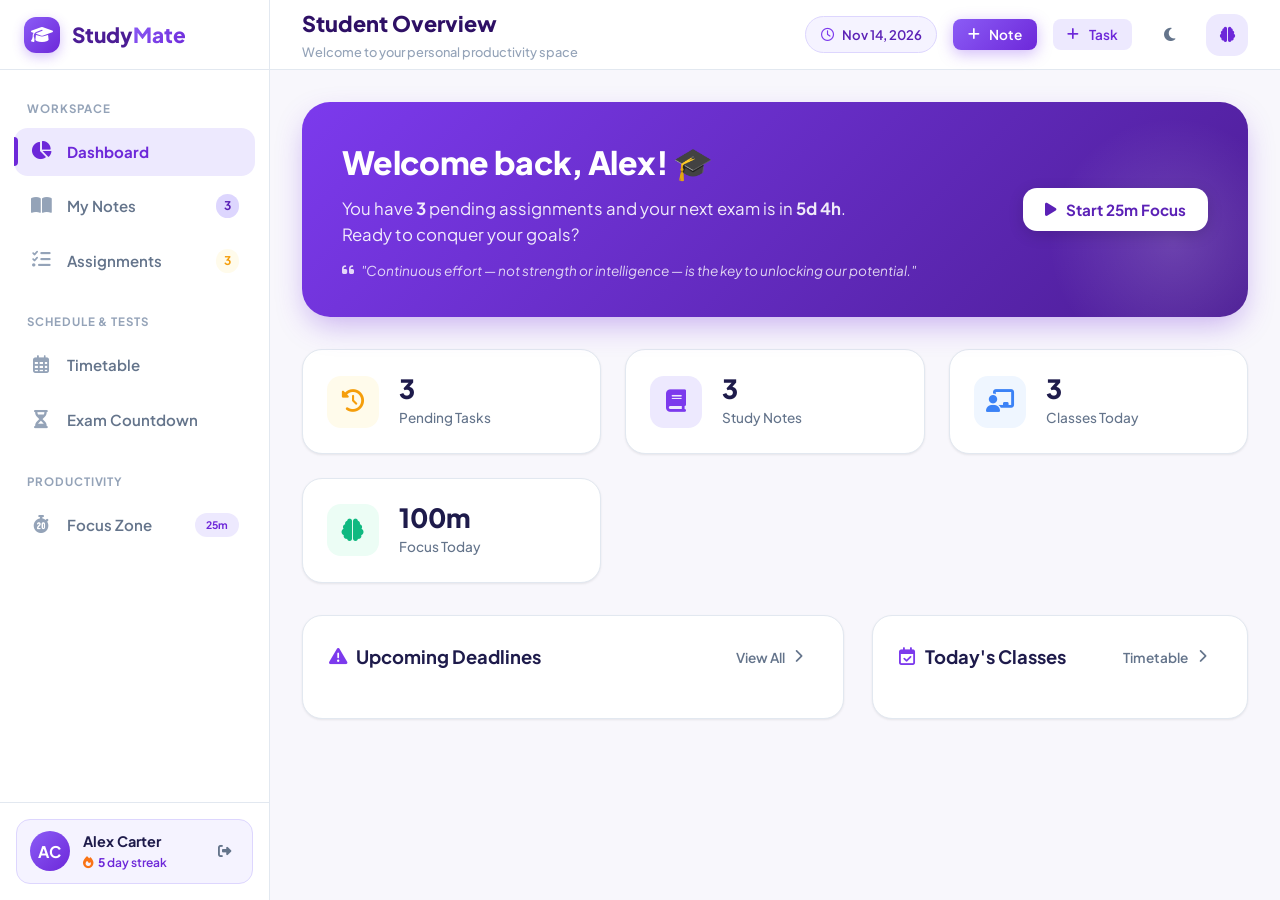
<file: dashboard.html>
<!DOCTYPE html>
<html lang="en">
<head>
  <meta charset="UTF-8">
  <meta name="viewport" content="width=device-width, initial-scale=1.0">
  <title>Student Dashboard - StudyMate</title>

  <!-- Google Fonts: Plus Jakarta Sans -->
  <link rel="preconnect" href="https://fonts.googleapis.com">
  <link rel="preconnect" href="https://fonts.gstatic.com" crossorigin>
  <link href="https://fonts.googleapis.com/css2?family=Plus+Jakarta+Sans:wght@400;500;600;700;800&display=swap" rel="stylesheet">

  <!-- Font Awesome 6 Icons -->
  <link rel="stylesheet" href="https://cdnjs.cloudflare.com/ajax/libs/font-awesome/6.5.1/css/all.min.css">

  <!-- Stylesheet -->
  <link rel="stylesheet" href="style.css">
</head>
<body class="dashboard-body">

  <!-- ==========================================================================
       SIDEBAR NAVIGATION
       ========================================================================== -->
  <aside class="sidebar" id="sidebar">
    <div class="sidebar-header">
      <a href="index.html" class="sidebar-brand">
        <div class="logo-icon">
          <i class="fa-solid fa-graduation-cap"></i>
        </div>
        <span>Study<span class="text-gradient">Mate</span></span>
      </a>
      <button class="sidebar-close-btn" id="sidebar-close-btn" aria-label="Close Sidebar">
        <i class="fa-solid fa-xmark"></i>
      </button>
    </div>

    <nav class="sidebar-menu">
      <div class="menu-category-label">Workspace</div>

      <!-- Nav 1: Overview -->
      <div class="nav-item active" data-tab="overview">
        <i class="fa-solid fa-chart-pie"></i>
        <span>Dashboard</span>
      </div>

      <!-- Nav 2: My Notes -->
      <div class="nav-item" data-tab="notes">
        <i class="fa-solid fa-book-open"></i>
        <span>My Notes</span>
        <span class="nav-badge" id="nav-notes-count">3</span>
      </div>

      <!-- Nav 3: Assignment Tracker -->
      <div class="nav-item" data-tab="assignments">
        <i class="fa-solid fa-list-check"></i>
        <span>Assignments</span>
        <span class="nav-badge" id="nav-assignments-count" style="background: var(--warning-bg); color: var(--warning);">3</span>
      </div>

      <div class="menu-category-label" style="margin-top: 0.8rem;">Schedule & Tests</div>

      <!-- Nav 4: Timetable -->
      <div class="nav-item" data-tab="timetable">
        <i class="fa-regular fa-calendar-days"></i>
        <span>Timetable</span>
      </div>

      <!-- Nav 5: Exam Countdown -->
      <div class="nav-item" data-tab="exams">
        <i class="fa-solid fa-hourglass-half"></i>
        <span>Exam Countdown</span>
      </div>

      <div class="menu-category-label" style="margin-top: 0.8rem;">Productivity</div>

      <!-- Nav 6: Focus Zone -->
      <div class="nav-item" data-tab="focus">
        <i class="fa-solid fa-stopwatch-20"></i>
        <span>Focus Zone</span>
        <span class="badge badge-purple" style="font-size: 0.65rem; margin-left: auto;">25m</span>
      </div>
    </nav>

    <!-- Sidebar Footer / Student Profile -->
    <div class="sidebar-footer">
      <div class="user-profile-card" onclick="openModal('profile-modal')" title="View Student Profile">
        <div class="user-avatar profile-avatar-initials">AC</div>
        <div class="user-info">
          <div class="user-name profile-user-name">Alex Carter</div>
          <div class="user-streak">
            <i class="fa-solid fa-fire" style="color: #f97316;"></i>
            <span><strong class="profile-streak-count">5</strong> day streak</span>
          </div>
        </div>
        <button class="note-btn" onclick="event.stopPropagation(); logoutUser();" title="Log Out">
          <i class="fa-solid fa-right-from-bracket"></i>
        </button>
      </div>
    </div>
  </aside>

  <!-- ==========================================================================
       MAIN CONTENT WRAPPER
       ========================================================================== -->
  <div class="main-wrapper">
    <!-- Topbar Header -->
    <header class="topbar">
      <div class="topbar-left">
        <button class="hamburger-btn" id="hamburger-btn" aria-label="Toggle navigation">
          <i class="fa-solid fa-bars"></i>
        </button>
        <div class="page-title-box">
          <h1 id="current-view-title">Student Overview</h1>
          <p>Welcome to your personal productivity space</p>
        </div>
      </div>

      <div class="topbar-right">
        <!-- Live Clock Pill -->
        <div class="datetime-pill">
          <i class="fa-regular fa-clock" style="color: var(--primary-600);"></i>
          <span id="live-time-display">Nov 14, 2026</span>
        </div>

        <!-- Quick Action Buttons -->
        <button class="btn btn-primary btn-sm" onclick="openAddNoteModal()">
          <i class="fa-solid fa-plus"></i> Note
        </button>
        <button class="btn btn-secondary btn-sm" onclick="openAddAssignmentModal()">
          <i class="fa-solid fa-plus"></i> Task
        </button>

        <!-- Night Study Mode Toggle -->
        <button class="btn btn-icon btn-ghost" onclick="toggleDarkMode()" title="Toggle Night Study Mode" aria-label="Dark mode">
          <i class="fa-solid fa-moon"></i>
        </button>

        <!-- Focus Zone Shortcut -->
        <button class="btn btn-icon btn-secondary" onclick="switchDashboardTab('focus')" title="Open 25-Min Focus Zone" aria-label="Focus mode">
          <i class="fa-solid fa-brain" style="color: var(--primary-700);"></i>
        </button>
      </div>
    </header>

    <!-- Main Content Area -->
    <main class="dashboard-content">

      <!-- ====================================================================
           VIEW 1: STUDENT OVERVIEW & WELCOME MESSAGE
           ==================================================================== -->
      <section class="view-section active" id="view-overview">
        <!-- Welcome Banner -->
        <div class="welcome-banner">
          <div class="welcome-text">
            <h2>Welcome back, <span class="profile-user-name">Alex</span>! 🎓</h2>
            <p>You have <strong id="stat-pending-tasks">3</strong> pending assignments and your next exam is in <strong id="stat-next-exam">5d 4h</strong>. Ready to conquer your goals?</p>
            <div class="welcome-quote">
              <i class="fa-solid fa-quote-left"></i>
              <span>"Continuous effort — not strength or intelligence — is the key to unlocking our potential."</span>
            </div>
          </div>
          <div class="welcome-actions">
            <button class="btn btn-white" onclick="switchDashboardTab('focus')">
              <i class="fa-solid fa-play"></i> Start 25m Focus
            </button>
          </div>
        </div>

        <!-- Overview Quick Stats -->
        <div class="stats-grid">
          <div class="stat-card" onclick="switchDashboardTab('assignments')" style="cursor: pointer;">
            <div class="stat-icon warning">
              <i class="fa-solid fa-clock-rotate-left"></i>
            </div>
            <div class="stat-data">
              <h4 id="stat-pending-tasks-card">3</h4>
              <p>Pending Tasks</p>
            </div>
          </div>

          <div class="stat-card" onclick="switchDashboardTab('notes')" style="cursor: pointer;">
            <div class="stat-icon purple">
              <i class="fa-solid fa-book"></i>
            </div>
            <div class="stat-data">
              <h4 id="stat-total-notes">3</h4>
              <p>Study Notes</p>
            </div>
          </div>

          <div class="stat-card" onclick="switchDashboardTab('timetable')" style="cursor: pointer;">
            <div class="stat-icon info">
              <i class="fa-solid fa-chalkboard-user"></i>
            </div>
            <div class="stat-data">
              <h4 id="stat-classes-today">3</h4>
              <p>Classes Today</p>
            </div>
          </div>

          <div class="stat-card" onclick="switchDashboardTab('focus')" style="cursor: pointer;">
            <div class="stat-icon success">
              <i class="fa-solid fa-brain"></i>
            </div>
            <div class="stat-data">
              <h4 id="stat-focus-time">100m</h4>
              <p>Focus Today</p>
            </div>
          </div>
        </div>

        <!-- Overview Two Column Panels -->
        <div class="dashboard-grid">
          <!-- Left: Urgent Deadlines -->
          <div class="dash-panel">
            <div class="panel-header">
              <div class="panel-title">
                <i class="fa-solid fa-triangle-exclamation"></i>
                <span>Upcoming Deadlines</span>
              </div>
              <button class="btn btn-ghost btn-sm" onclick="switchDashboardTab('assignments')">
                View All <i class="fa-solid fa-chevron-right"></i>
              </button>
            </div>
            <div id="overview-urgent-tasks">
              <!-- Rendered dynamically -->
            </div>
          </div>

          <!-- Right: Today's Schedule -->
          <div class="dash-panel">
            <div class="panel-header">
              <div class="panel-title">
                <i class="fa-regular fa-calendar-check"></i>
                <span>Today's Classes</span>
              </div>
              <button class="btn btn-ghost btn-sm" onclick="switchDashboardTab('timetable')">
                Timetable <i class="fa-solid fa-chevron-right"></i>
              </button>
            </div>
            <div id="overview-today-schedule">
              <!-- Rendered dynamically -->
            </div>
          </div>
        </div>
      </section>

      <!-- ====================================================================
           VIEW 2: MY NOTES SECTION
           ==================================================================== -->
      <section class="view-section" id="view-notes">
        <div class="section-toolbar">
          <div class="search-box">
            <i class="fa-solid fa-magnifying-glass"></i>
            <input type="text" id="note-search-input" class="search-input" placeholder="Search notes by title or keywords...">
          </div>

          <button class="btn btn-primary" onclick="openAddNoteModal()">
            <i class="fa-solid fa-plus"></i> New Note
          </button>
        </div>

        <!-- Category filter chips -->
        <div class="category-filter-chips" style="margin-bottom: 1.5rem;">
          <div class="filter-chip active" data-category="All">All Subjects</div>
          <div class="filter-chip" data-category="Mathematics">Mathematics</div>
          <div class="filter-chip" data-category="Computer Science">Computer Science</div>
          <div class="filter-chip" data-category="Physics">Physics</div>
          <div class="filter-chip" data-category="Chemistry">Chemistry</div>
          <div class="filter-chip" data-category="Economics">Economics</div>
        </div>

        <!-- Notes Cards Grid -->
        <div class="notes-grid" id="notes-container">
          <!-- Rendered dynamically -->
        </div>
      </section>

      <!-- ====================================================================
           VIEW 3: ASSIGNMENT TRACKER
           ==================================================================== -->
      <section class="view-section" id="view-assignments">
        <!-- Progress Summary -->
        <div class="assignment-stats-bar">
          <div class="progress-info">
            <div class="progress-label-row">
              <span style="color: var(--primary-900);">Semester Task Progress</span>
              <span id="assignments-progress-text" style="color: var(--primary-700);">0/0 (0%)</span>
            </div>
            <div class="progress-bar-bg">
              <div class="progress-bar-fill" id="assignments-progress-fill" style="width: 0%;"></div>
            </div>
          </div>

          <div style="display: flex; gap: 0.5rem; flex-wrap: wrap;">
            <button class="filter-chip assignment-filter-pill active" data-status="all">All</button>
            <button class="filter-chip assignment-filter-pill" data-status="todo">To Do</button>
            <button class="filter-chip assignment-filter-pill" data-status="inprogress">In Progress</button>
            <button class="filter-chip assignment-filter-pill" data-status="done">Completed</button>
          </div>

          <button class="btn btn-primary" onclick="openAddAssignmentModal()" style="margin-left: auto;">
            <i class="fa-solid fa-plus"></i> Add Assignment
          </button>
        </div>

        <!-- Assignments Table -->
        <div class="assignment-table-container">
          <table class="assignment-table">
            <thead>
              <tr>
                <th>Done</th>
                <th>Assignment Title</th>
                <th>Subject</th>
                <th>Priority</th>
                <th>Deadline</th>
                <th>Status</th>
                <th style="text-align: right;">Action</th>
              </tr>
            </thead>
            <tbody id="assignments-tbody">
              <!-- Rendered dynamically -->
            </tbody>
          </table>
        </div>
      </section>

      <!-- ====================================================================
           VIEW 4: WEEKLY TIMETABLE
           ==================================================================== -->
      <section class="view-section" id="view-timetable">
        <div class="section-toolbar">
          <!-- Day Tabs -->
          <div class="timetable-days-nav">
            <button class="day-tab active" data-day="Monday">Monday</button>
            <button class="day-tab" data-day="Tuesday">Tuesday</button>
            <button class="day-tab" data-day="Wednesday">Wednesday</button>
            <button class="day-tab" data-day="Thursday">Thursday</button>
            <button class="day-tab" data-day="Friday">Friday</button>
            <button class="day-tab" data-day="Saturday">Saturday</button>
            <button class="day-tab" data-day="Sunday">Sunday</button>
          </div>

          <button class="btn btn-primary" onclick="openAddClassModal()">
            <i class="fa-solid fa-plus"></i> Add Class
          </button>
        </div>

        <!-- Timetable Classes Grid -->
        <div class="timetable-grid-container" id="timetable-grid">
          <!-- Rendered dynamically -->
        </div>
      </section>

      <!-- ====================================================================
           VIEW 5: EXAM COUNTDOWN
           ==================================================================== -->
      <section class="view-section" id="view-exams">
        <div class="section-toolbar">
          <div>
            <h2 style="font-size: 1.5rem; font-weight: 800; color: var(--primary-950);">Exam Countdown & Readiness</h2>
            <p style="font-size: 0.9rem; color: var(--text-muted);">Real-time precision tickers to keep your preparation on schedule.</p>
          </div>

          <button class="btn btn-primary" onclick="openAddExamModal()">
            <i class="fa-solid fa-plus"></i> Add Exam
          </button>
        </div>

        <!-- Exams Grid -->
        <div class="exams-grid" id="exams-container">
          <!-- Rendered dynamically -->
        </div>
      </section>

      <!-- ====================================================================
           VIEW 6: FOCUS ZONE (POMODORO STUDY TIMER)
           ==================================================================== -->
      <section class="view-section" id="view-focus">
        <div class="focus-zone-layout">
          <!-- Main Timer Display -->
          <div class="focus-card-main">
            <!-- Mode Switcher -->
            <div class="focus-mode-switcher">
              <button class="mode-btn active" data-mode="pomodoro">
                <i class="fa-solid fa-brain"></i> 25m Focus
              </button>
              <button class="mode-btn" data-mode="shortBreak">
                <i class="fa-solid fa-mug-hot"></i> 5m Break
              </button>
              <button class="mode-btn" data-mode="longBreak">
                <i class="fa-solid fa-couch"></i> 15m Rest
              </button>
            </div>

            <!-- SVG Circular Progress Ring -->
            <div class="timer-circle-container">
              <svg class="timer-svg" viewBox="0 0 300 300">
                <defs>
                  <linearGradient id="purpleGradient" x1="0%" y1="0%" x2="100%" y2="100%">
                    <stop offset="0%" stop-color="#8b5cf6" />
                    <stop offset="100%" stop-color="#6d28d9" />
                  </linearGradient>
                </defs>
                <circle class="timer-circle-bg" cx="150" cy="150" r="130"></circle>
                <circle class="timer-circle-progress" id="timer-circle-progress" cx="150" cy="150" r="130"></circle>
              </svg>

              <div class="timer-center-content">
                <div class="timer-clock" id="timer-clock">25:00</div>
                <div class="timer-status-text" id="timer-status">Focus Session</div>
              </div>
            </div>

            <!-- Controls -->
            <div class="focus-controls">
              <button class="btn-timer-secondary" id="timer-reset-btn" title="Reset Timer">
                <i class="fa-solid fa-arrow-rotate-right"></i>
              </button>

              <button class="btn-timer-primary" id="timer-toggle-btn" title="Start Focus">
                <i class="fa-solid fa-play"></i>
              </button>

              <button class="btn-timer-secondary" onclick="soundEngine.playCompletionChime()" title="Test Completion Chime">
                <i class="fa-solid fa-bell"></i>
              </button>
            </div>
          </div>

          <!-- Ambient Sound & Study Info -->
          <div>
            <div class="sound-panel">
              <h3 style="font-size: 1.15rem; font-weight: 700; color: var(--text-main);">
                <i class="fa-solid fa-headphones" style="color: var(--primary-600); margin-right: 0.4rem;"></i>
                Lo-Fi Study Atmosphere
              </h3>
              <p style="font-size: 0.85rem; color: var(--text-muted); margin-top: 0.35rem;">
                Scientifically tuned ambient sound synthesized in your browser to enhance memory consolidation and block distractions.
              </p>

              <div class="sound-buttons-grid">
                <button class="sound-toggle-btn" data-sound="rain">
                  <i class="fa-solid fa-cloud-showers-heavy" style="color: #3b82f6;"></i>
                  <span>Rain Sounds</span>
                </button>
                <button class="sound-toggle-btn" data-sound="whitenoise">
                  <i class="fa-solid fa-wind" style="color: #8b5cf6;"></i>
                  <span>White Noise</span>
                </button>
                <button class="sound-toggle-btn" data-sound="binaural">
                  <i class="fa-solid fa-wave-square" style="color: #10b981;"></i>
                  <span>Alpha Beats</span>
                </button>
                <button class="sound-toggle-btn" onclick="soundEngine.stop(); document.querySelectorAll('.sound-toggle-btn').forEach(b => b.classList.remove('active')); showToast('Audio stopped');">
                  <i class="fa-solid fa-volume-xmark" style="color: var(--text-muted);"></i>
                  <span>Mute Audio</span>
                </button>
              </div>
            </div>

            <div class="dash-panel">
              <h4 style="font-size: 1.05rem; font-weight: 700; color: var(--text-main); margin-bottom: 0.6rem;">
                <i class="fa-solid fa-lightbulb" style="color: #f59e0b; margin-right: 0.4rem;"></i>
                The 25-Min Rule
              </h4>
              <p style="font-size: 0.88rem; color: var(--text-muted); line-height: 1.6;">
                1. Pick <strong>one</strong> specific topic or problem.<br>
                2. Put phone in another room or on Do Not Disturb.<br>
                3. Work with full intensity until the chime plays.<br>
                4. Take a genuine 5-minute break away from screens!
              </p>
            </div>
          </div>
        </div>
      </section>

    </main>
  </div>

  <!-- ==========================================================================
       MODALS: ADD/EDIT NOTE
       ========================================================================== -->
  <div class="modal-overlay" id="note-modal">
    <div class="modal-box">
      <button class="modal-close-btn" onclick="closeModal('note-modal')" aria-label="Close modal">
        <i class="fa-solid fa-xmark"></i>
      </button>
      <div class="modal-header-banner">
        <h3 id="note-modal-title">Create New Note</h3>
        <p>Save concepts, formulas, and lecture takeaways</p>
      </div>
      <div class="modal-body">
        <form id="note-form">
          <div class="form-group">
            <label class="form-label" for="note-title-input">Note Title</label>
            <input type="text" id="note-title-input" class="form-input" placeholder="e.g. Newton's Laws & Thermodynamics" required>
          </div>
          <div class="form-group">
            <label class="form-label" for="note-category-input">Subject / Category</label>
            <select id="note-category-input" class="form-select">
              <option value="Mathematics">Mathematics</option>
              <option value="Computer Science">Computer Science</option>
              <option value="Physics">Physics</option>
              <option value="Chemistry">Chemistry</option>
              <option value="Economics">Economics</option>
              <option value="General">General</option>
            </select>
          </div>
          <div class="form-group">
            <label class="form-label" for="note-content-input">Note Content</label>
            <textarea id="note-content-input" class="form-textarea" placeholder="Write down key points, equations, and reminders..."></textarea>
          </div>
          <div style="display: flex; gap: 0.85rem; justify-content: flex-end; margin-top: 1.5rem;">
            <button type="button" class="btn btn-outline" onclick="closeModal('note-modal')">Cancel</button>
            <button type="submit" class="btn btn-primary">Save Note</button>
          </div>
        </form>
      </div>
    </div>
  </div>

  <!-- ==========================================================================
       MODALS: ADD ASSIGNMENT
       ========================================================================== -->
  <div class="modal-overlay" id="assignment-modal">
    <div class="modal-box">
      <button class="modal-close-btn" onclick="closeModal('assignment-modal')" aria-label="Close modal">
        <i class="fa-solid fa-xmark"></i>
      </button>
      <div class="modal-header-banner">
        <h3>Add Assignment</h3>
        <p>Stay on track with deadlines and priorities</p>
      </div>
      <div class="modal-body">
        <form id="assignment-form">
          <div class="form-group">
            <label class="form-label" for="assignment-title-input">Assignment Title</label>
            <input type="text" id="assignment-title-input" class="form-input" placeholder="e.g. Distributed Systems Lab 2" required>
          </div>
          <div class="form-row-2">
            <div class="form-group">
              <label class="form-label" for="assignment-subject-input">Subject</label>
              <select id="assignment-subject-input" class="form-select">
                <option value="Computer Science">Computer Science</option>
                <option value="Mathematics">Mathematics</option>
                <option value="Physics">Physics</option>
                <option value="Chemistry">Chemistry</option>
                <option value="Economics">Economics</option>
              </select>
            </div>
            <div class="form-group">
              <label class="form-label" for="assignment-priority-input">Priority</label>
              <select id="assignment-priority-input" class="form-select">
                <option value="High">High 🔴</option>
                <option value="Medium" selected>Medium 🟡</option>
                <option value="Low">Low 🟣</option>
              </select>
            </div>
          </div>
          <div class="form-group">
            <label class="form-label" for="assignment-date-input">Deadline Date & Time</label>
            <input type="datetime-local" id="assignment-date-input" class="form-input" required>
          </div>
          <div style="display: flex; gap: 0.85rem; justify-content: flex-end; margin-top: 1.5rem;">
            <button type="button" class="btn btn-outline" onclick="closeModal('assignment-modal')">Cancel</button>
            <button type="submit" class="btn btn-primary">Add Assignment</button>
          </div>
        </form>
      </div>
    </div>
  </div>

  <!-- ==========================================================================
       MODALS: ADD TIMETABLE CLASS
       ========================================================================== -->
  <div class="modal-overlay" id="class-modal">
    <div class="modal-box">
      <button class="modal-close-btn" onclick="closeModal('class-modal')" aria-label="Close modal">
        <i class="fa-solid fa-xmark"></i>
      </button>
      <div class="modal-header-banner">
        <h3>Schedule Class</h3>
        <p>Add a lecture or laboratory session to your week</p>
      </div>
      <div class="modal-body">
        <form id="class-form">
          <div class="form-row-2">
            <div class="form-group">
              <label class="form-label" for="class-day-input">Day of Week</label>
              <select id="class-day-input" class="form-select">
                <option value="Monday">Monday</option>
                <option value="Tuesday">Tuesday</option>
                <option value="Wednesday">Wednesday</option>
                <option value="Thursday">Thursday</option>
                <option value="Friday">Friday</option>
                <option value="Saturday">Saturday</option>
                <option value="Sunday">Sunday</option>
              </select>
            </div>
            <div class="form-group">
              <label class="form-label" for="class-time-input">Time Slot</label>
              <input type="text" id="class-time-input" class="form-input" placeholder="e.g. 10:00 - 11:30" required>
            </div>
          </div>
          <div class="form-group">
            <label class="form-label" for="class-subject-input">Course / Subject Name</label>
            <input type="text" id="class-subject-input" class="form-input" placeholder="e.g. Probability & Statistics" required>
          </div>
          <div class="form-row-2">
            <div class="form-group">
              <label class="form-label" for="class-room-input">Hall / Classroom</label>
              <input type="text" id="class-room-input" class="form-input" placeholder="e.g. Science Block 105">
            </div>
            <div class="form-group">
              <label class="form-label" for="class-teacher-input">Professor / Instructor</label>
              <input type="text" id="class-teacher-input" class="form-input" placeholder="e.g. Dr. Martinez">
            </div>
          </div>
          <div style="display: flex; gap: 0.85rem; justify-content: flex-end; margin-top: 1.5rem;">
            <button type="button" class="btn btn-outline" onclick="closeModal('class-modal')">Cancel</button>
            <button type="submit" class="btn btn-primary">Schedule Class</button>
          </div>
        </form>
      </div>
    </div>
  </div>

  <!-- ==========================================================================
       MODALS: ADD EXAM COUNTDOWN
       ========================================================================== -->
  <div class="modal-overlay" id="exam-modal">
    <div class="modal-box">
      <button class="modal-close-btn" onclick="closeModal('exam-modal')" aria-label="Close modal">
        <i class="fa-solid fa-xmark"></i>
      </button>
      <div class="modal-header-banner">
        <h3>Add Exam Countdown</h3>
        <p>Set targets for midterms, quizzes, and final examinations</p>
      </div>
      <div class="modal-body">
        <form id="exam-form">
          <div class="form-group">
            <label class="form-label" for="exam-title-input">Exam Title</label>
            <input type="text" id="exam-title-input" class="form-input" placeholder="e.g. Data Science Final Examination" required>
          </div>
          <div class="form-row-2">
            <div class="form-group">
              <label class="form-label" for="exam-subject-input">Subject</label>
              <select id="exam-subject-input" class="form-select">
                <option value="Computer Science">Computer Science</option>
                <option value="Mathematics">Mathematics</option>
                <option value="Physics">Physics</option>
                <option value="Chemistry">Chemistry</option>
                <option value="Economics">Economics</option>
              </select>
            </div>
            <div class="form-group">
              <label class="form-label" for="exam-prep-input">Preparation (% Done)</label>
              <input type="number" id="exam-prep-input" class="form-input" min="0" max="100" value="50">
            </div>
          </div>
          <div class="form-group">
            <label class="form-label" for="exam-date-input">Exam Date & Time</label>
            <input type="datetime-local" id="exam-date-input" class="form-input" required>
          </div>
          <div style="display: flex; gap: 0.85rem; justify-content: flex-end; margin-top: 1.5rem;">
            <button type="button" class="btn btn-outline" onclick="closeModal('exam-modal')">Cancel</button>
            <button type="submit" class="btn btn-primary">Start Countdown</button>
          </div>
        </form>
      </div>
    </div>
  </div>

  <!-- ==========================================================================
       MODALS: STUDENT PROFILE / SETTINGS
       ========================================================================== -->
  <div class="modal-overlay" id="profile-modal">
    <div class="modal-box">
      <button class="modal-close-btn" onclick="closeModal('profile-modal')" aria-label="Close modal">
        <i class="fa-solid fa-xmark"></i>
      </button>
      <div class="modal-header-banner">
        <h3>Student Profile</h3>
        <p>Manage your StudyMate preferences</p>
      </div>
      <div class="modal-body">
        <div style="text-align: center; margin-bottom: 1.5rem;">
          <div class="user-avatar profile-avatar-initials" style="width: 70px; height: 70px; font-size: 1.7rem; margin: 0 auto 0.75rem;">AC</div>
          <h3 class="profile-user-name" style="font-size: 1.3rem; font-weight: 800;">Alex Carter</h3>
          <p style="color: var(--text-muted); font-size: 0.88rem;">Computer Science & Mathematics</p>
        </div>

        <div style="background: var(--primary-50); border-radius: var(--radius-md); padding: 1rem; border: 1px solid var(--primary-200); margin-bottom: 1.5rem;">
          <div style="display: flex; justify-content: space-between; margin-bottom: 0.5rem; font-size: 0.9rem;">
            <span style="color: var(--text-muted);">Current Streak</span>
            <span class="font-bold" style="color: var(--primary-700);">🔥 <span class="profile-streak-count">5</span> Days</span>
          </div>
          <div style="display: flex; justify-content: space-between; font-size: 0.9rem;">
            <span style="color: var(--text-muted);">Platform</span>
            <span class="font-bold" style="color: var(--primary-700);">StudyMate Web 2.0</span>
          </div>
        </div>

        <div style="display: flex; flex-direction: column; gap: 0.75rem;">
          <button class="btn btn-outline" onclick="toggleDarkMode(); closeModal('profile-modal');">
            <i class="fa-solid fa-moon"></i> Toggle Night / Light Mode
          </button>
          <button class="btn btn-secondary" onclick="logoutUser()">
            <i class="fa-solid fa-arrow-right-from-bracket"></i> Sign Out
          </button>
        </div>
      </div>
    </div>
  </div>

  <!-- Toast Container -->
  <div id="toast-container" class="toast-container"></div>

  <!-- Core Scripts -->
  <script src="script.js"></script>

  <script>
    // Check if URL hash specifies a target tab (e.g. #notes or #assignments)
    window.addEventListener("load", () => {
      const hash = window.location.hash.replace("#", "");
      const storedTab = localStorage.getItem("target_tab");
      if (hash && ["overview", "notes", "assignments", "timetable", "exams", "focus"].includes(hash)) {
        switchDashboardTab(hash);
      } else if (storedTab) {
        localStorage.removeItem("target_tab");
        switchDashboardTab(storedTab);
      }
    });
  </script>
</body>
</html>
</file>
<file: style.css>
/* ==========================================================================
   StudyMate - Modern Purple & White Student Productivity Suite
   Stylesheet: style.css
   ========================================================================== */

/* --- CSS Variables & Theme --- */
:root {
  /* Purple Palette */
  --primary-50: #f5f3ff;
  --primary-100: #ede9fe;
  --primary-200: #ddd6fe;
  --primary-300: #c4b5fd;
  --primary-400: #a78bfa;
  --primary-500: #8b5cf6;
  --primary-600: #7c3aed;
  --primary-700: #6d28d9;
  --primary-800: #5b21b6;
  --primary-900: #4c1d95;
  --primary-950: #2e1065;

  /* Accent & Functional */
  --accent-purple: #7c3aed;
  --accent-gradient: linear-gradient(135deg, #8b5cf6 0%, #6d28d9 100%);
  --accent-gradient-hover: linear-gradient(135deg, #7c3aed 0%, #5b21b6 100%);
  --hero-gradient: linear-gradient(135deg, #f5f3ff 0%, #ffffff 50%, #ede9fe 100%);
  --card-gradient: linear-gradient(145deg, #ffffff 0%, #faf8ff 100%);
  --card-glow: 0 10px 30px -10px rgba(124, 58, 237, 0.18);

  /* Status Colors */
  --success: #10b981;
  --success-bg: #ecfdf5;
  --warning: #f59e0b;
  --warning-bg: #fffbeb;
  --danger: #ef4444;
  --danger-bg: #fef2f2;
  --info: #3b82f6;
  --info-bg: #eff6ff;

  /* Neutrals */
  --bg-page: #f8f7fc;
  --bg-surface: #ffffff;
  --bg-elevated: #ffffff;
  --text-main: #1e1b4b;
  --text-muted: #64748b;
  --text-light: #94a3b8;
  --border-color: #e2e8f0;
  --border-focus: #a78bfa;

  /* Layout & Sizing */
  --sidebar-width: 270px;
  --sidebar-collapsed-width: 80px;
  --header-height: 70px;
  --radius-sm: 8px;
  --radius-md: 14px;
  --radius-lg: 20px;
  --radius-xl: 28px;
  --radius-full: 9999px;

  /* Shadows */
  --shadow-sm: 0 1px 3px rgba(0, 0, 0, 0.05), 0 1px 2px rgba(0, 0, 0, 0.03);
  --shadow-md: 0 4px 12px -2px rgba(91, 33, 182, 0.08), 0 2px 6px -1px rgba(0, 0, 0, 0.04);
  --shadow-lg: 0 12px 24px -4px rgba(91, 33, 182, 0.12), 0 4px 8px -2px rgba(0, 0, 0, 0.04);
  --shadow-xl: 0 20px 35px -5px rgba(91, 33, 182, 0.18), 0 8px 12px -3px rgba(0, 0, 0, 0.06);

  /* Transitions */
  --transition-fast: 0.18s ease;
  --transition-normal: 0.28s cubic-bezier(0.4, 0, 0.2, 1);
  --transition-spring: 0.4s cubic-bezier(0.175, 0.885, 0.32, 1.275);
}

/* Dark Mode / Night Study Theme */
body.dark-mode {
  --bg-page: #0f0c1b;
  --bg-surface: #171329;
  --bg-elevated: #201b38;
  --text-main: #f3f0ff;
  --text-muted: #a5b4fc;
  --text-light: #6b7280;
  --border-color: #2b254a;
  --border-focus: #8b5cf6;
  --card-gradient: linear-gradient(145deg, #19142e 0%, #151128 100%);
  --card-glow: 0 10px 30px -10px rgba(139, 92, 246, 0.25);
  --primary-50: #1e1938;
  --primary-100: #29204e;
}

/* --- Base & Reset --- */
*, *::before, *::after {
  box-sizing: border-box;
  margin: 0;
  padding: 0;
}

html {
  scroll-behavior: smooth;
  font-size: 16px;
}

body {
  font-family: 'Plus Jakarta Sans', system-ui, -apple-system, BlinkMacSystemFont, 'Segoe UI', Roboto, sans-serif;
  background-color: var(--bg-page);
  color: var(--text-main);
  line-height: 1.6;
  -webkit-font-smoothing: antialiased;
  -moz-osx-font-smoothing: grayscale;
  min-height: 100vh;
  overflow-x: hidden;
  transition: background-color var(--transition-normal), color var(--transition-normal);
}

a {
  color: var(--primary-600);
  text-decoration: none;
  transition: color var(--transition-fast);
}

a:hover {
  color: var(--primary-800);
}

button, input, select, textarea {
  font-family: inherit;
  font-size: inherit;
  color: inherit;
}

button {
  cursor: pointer;
  border: none;
  background: none;
  outline: none;
}

ul {
  list-style: none;
}

img {
  max-width: 100%;
  height: auto;
  display: block;
}

/* --- Typography Helpers --- */
.text-gradient {
  background: var(--accent-gradient);
  -webkit-background-clip: text;
  -webkit-text-fill-color: transparent;
}

.text-sm { font-size: 0.875rem; }
.text-xs { font-size: 0.75rem; }
.text-lg { font-size: 1.125rem; }
.text-xl { font-size: 1.25rem; }
.font-semibold { font-weight: 600; }
.font-bold { font-weight: 700; }
.font-extrabold { font-weight: 800; }

/* ==========================================================================
   Buttons & UI Elements
   ========================================================================== */
.btn {
  display: inline-flex;
  align-items: center;
  justify-content: center;
  gap: 0.6rem;
  padding: 0.75rem 1.4rem;
  border-radius: var(--radius-md);
  font-weight: 600;
  font-size: 0.95rem;
  transition: all var(--transition-normal);
  white-space: nowrap;
  user-select: none;
}

.btn:active {
  transform: scale(0.98);
}

.btn-primary {
  background: var(--accent-gradient);
  color: #ffffff;
  box-shadow: 0 4px 15px rgba(124, 58, 237, 0.35);
}

.btn-primary:hover {
  background: var(--accent-gradient-hover);
  box-shadow: 0 6px 20px rgba(109, 40, 217, 0.45);
  transform: translateY(-2px);
  color: #ffffff;
}

.btn-secondary {
  background: var(--primary-100);
  color: var(--primary-700);
}

.btn-secondary:hover {
  background: var(--primary-200);
  color: var(--primary-800);
}

.btn-outline {
  background: transparent;
  color: var(--primary-700);
  border: 1.5px solid var(--primary-300);
}

.btn-outline:hover {
  background: var(--primary-50);
  border-color: var(--primary-600);
  color: var(--primary-700);
}

.btn-ghost {
  color: var(--text-muted);
}

.btn-ghost:hover {
  color: var(--primary-600);
  background: var(--primary-50);
}

.btn-sm {
  padding: 0.45rem 0.9rem;
  font-size: 0.85rem;
  border-radius: var(--radius-sm);
}

.btn-lg {
  padding: 0.9rem 2rem;
  font-size: 1.05rem;
  border-radius: var(--radius-md);
}

.btn-icon {
  width: 42px;
  height: 42px;
  padding: 0;
  border-radius: var(--radius-md);
  display: inline-flex;
  align-items: center;
  justify-content: center;
}

.badge {
  display: inline-flex;
  align-items: center;
  gap: 0.35rem;
  padding: 0.25rem 0.65rem;
  border-radius: var(--radius-full);
  font-size: 0.75rem;
  font-weight: 700;
  letter-spacing: 0.02em;
}

.badge-purple { background: var(--primary-100); color: var(--primary-700); }
.badge-success { background: var(--success-bg); color: var(--success); }
.badge-warning { background: var(--warning-bg); color: var(--warning); }
.badge-danger { background: var(--danger-bg); color: var(--danger); }
.badge-info { background: var(--info-bg); color: var(--info); }

/* ==========================================================================
   LANDING PAGE (index.html) STYLES
   ========================================================================== */
.landing-nav {
  position: fixed;
  top: 0;
  left: 0;
  right: 0;
  height: 75px;
  background: rgba(255, 255, 255, 0.85);
  backdrop-filter: blur(14px);
  -webkit-backdrop-filter: blur(14px);
  border-bottom: 1px solid rgba(226, 232, 240, 0.8);
  z-index: 1000;
  display: flex;
  align-items: center;
  transition: all var(--transition-normal);
}

.landing-nav.scrolled {
  box-shadow: var(--shadow-md);
  height: 68px;
}

.nav-container {
  max-width: 1240px;
  margin: 0 auto;
  width: 100%;
  padding: 0 1.5rem;
  display: flex;
  align-items: center;
  justify-content: space-between;
}

.logo {
  display: flex;
  align-items: center;
  gap: 0.75rem;
  font-size: 1.45rem;
  font-weight: 800;
  color: var(--primary-900);
}

.logo-icon {
  width: 40px;
  height: 40px;
  border-radius: 12px;
  background: var(--accent-gradient);
  display: flex;
  align-items: center;
  justify-content: center;
  color: #ffffff;
  font-size: 1.2rem;
  box-shadow: 0 4px 12px rgba(124, 58, 237, 0.3);
}

.nav-menu {
  display: flex;
  align-items: center;
  gap: 2rem;
}

.nav-link {
  font-weight: 600;
  color: var(--text-muted);
  font-size: 0.95rem;
  transition: color var(--transition-fast);
}

.nav-link:hover {
  color: var(--primary-600);
}

.nav-actions {
  display: flex;
  align-items: center;
  gap: 1rem;
}

.menu-toggle {
  display: none;
  font-size: 1.35rem;
  color: var(--text-main);
}

/* Hero Section */
.hero-section {
  padding: 150px 1.5rem 80px;
  background: radial-gradient(circle at 80% 20%, rgba(221, 214, 254, 0.45) 0%, transparent 60%),
              radial-gradient(circle at 10% 70%, rgba(237, 233, 254, 0.5) 0%, transparent 50%),
              #ffffff;
  position: relative;
  overflow: hidden;
}

.hero-glow-1 {
  position: absolute;
  top: 10%;
  right: 5%;
  width: 450px;
  height: 450px;
  background: rgba(139, 92, 246, 0.15);
  filter: blur(90px);
  border-radius: 50%;
  pointer-events: none;
}

.hero-glow-2 {
  position: absolute;
  bottom: 5%;
  left: 0%;
  width: 350px;
  height: 350px;
  background: rgba(124, 58, 237, 0.12);
  filter: blur(80px);
  border-radius: 50%;
  pointer-events: none;
}

.hero-container {
  max-width: 1200px;
  margin: 0 auto;
  display: grid;
  grid-template-columns: 1.15fr 0.85fr;
  gap: 3.5rem;
  align-items: center;
  position: relative;
  z-index: 2;
}

.hero-content {
  display: flex;
  flex-direction: column;
  gap: 1.5rem;
}

.hero-tag {
  display: inline-flex;
  align-items: center;
  gap: 0.5rem;
  padding: 0.4rem 1rem;
  background: var(--primary-100);
  color: var(--primary-700);
  border-radius: var(--radius-full);
  font-size: 0.85rem;
  font-weight: 700;
  width: fit-content;
  border: 1px solid var(--primary-200);
}

.hero-title {
  font-size: 3.4rem;
  line-height: 1.15;
  font-weight: 800;
  letter-spacing: -0.03em;
  color: var(--primary-950);
}

.hero-desc {
  font-size: 1.15rem;
  color: var(--text-muted);
  line-height: 1.7;
  max-width: 540px;
}

.hero-buttons {
  display: flex;
  align-items: center;
  gap: 1.2rem;
  margin-top: 0.5rem;
  flex-wrap: wrap;
}

.hero-stats {
  display: flex;
  align-items: center;
  gap: 2.5rem;
  margin-top: 1.5rem;
  padding-top: 1.5rem;
  border-top: 1px solid var(--border-color);
}

.stat-item h3 {
  font-size: 1.75rem;
  font-weight: 800;
  color: var(--primary-700);
}

.stat-item p {
  font-size: 0.85rem;
  color: var(--text-muted);
  font-weight: 500;
}

/* Hero Interactive Mockup */
.hero-visual {
  position: relative;
}

.hero-card-stack {
  background: rgba(255, 255, 255, 0.9);
  backdrop-filter: blur(16px);
  border: 1px solid rgba(221, 214, 254, 0.6);
  border-radius: var(--radius-xl);
  padding: 1.8rem;
  box-shadow: var(--shadow-xl), 0 0 0 1px rgba(124, 58, 237, 0.05);
  position: relative;
}

.hero-mini-header {
  display: flex;
  align-items: center;
  justify-content: space-between;
  margin-bottom: 1.25rem;
  padding-bottom: 0.75rem;
  border-bottom: 1px solid var(--primary-100);
}

.hero-avatar-group {
  display: flex;
  align-items: center;
  gap: 0.65rem;
}

.hero-avatar {
  width: 38px;
  height: 38px;
  border-radius: 50%;
  background: var(--accent-gradient);
  display: flex;
  align-items: center;
  justify-content: center;
  color: #fff;
  font-weight: 700;
  font-size: 0.9rem;
}

.hero-timer-preview {
  background: var(--primary-50);
  border: 1px solid var(--primary-200);
  border-radius: var(--radius-lg);
  padding: 1.2rem;
  text-align: center;
  margin-bottom: 1.25rem;
}

.hero-timer-time {
  font-size: 2.6rem;
  font-weight: 800;
  color: var(--primary-800);
  letter-spacing: -0.03em;
  font-variant-numeric: tabular-nums;
}

.hero-task-row {
  display: flex;
  align-items: center;
  justify-content: space-between;
  background: #ffffff;
  padding: 0.85rem 1rem;
  border-radius: var(--radius-md);
  margin-bottom: 0.65rem;
  box-shadow: var(--shadow-sm);
  border: 1px solid var(--border-color);
  transition: transform var(--transition-fast);
}

.hero-task-row:hover {
  transform: translateX(4px);
  border-color: var(--primary-300);
}

.floating-pill {
  position: absolute;
  background: #ffffff;
  border: 1px solid var(--primary-200);
  box-shadow: var(--shadow-lg);
  padding: 0.65rem 1.1rem;
  border-radius: var(--radius-full);
  display: flex;
  align-items: center;
  gap: 0.65rem;
  font-size: 0.85rem;
  font-weight: 700;
  color: var(--primary-900);
  animation: float 4s ease-in-out infinite;
  z-index: 3;
}

.floating-pill-1 {
  top: -15px;
  right: -10px;
  animation-delay: 0s;
}

.floating-pill-2 {
  bottom: -20px;
  left: -15px;
  animation-delay: 2s;
}

@keyframes float {
  0%, 100% { transform: translateY(0px); }
  50% { transform: translateY(-8px); }
}

/* Features Section */
.features-section {
  padding: 100px 1.5rem;
  max-width: 1240px;
  margin: 0 auto;
}

.section-header {
  text-align: center;
  max-width: 680px;
  margin: 0 auto 3.5rem;
}

.section-title {
  font-size: 2.4rem;
  font-weight: 800;
  letter-spacing: -0.02em;
  color: var(--primary-950);
  margin-bottom: 0.85rem;
}

.section-desc {
  font-size: 1.05rem;
  color: var(--text-muted);
}

.feature-grid {
  display: grid;
  grid-template-columns: repeat(auto-fit, minmax(320px, 1fr));
  gap: 1.75rem;
}

.feature-card {
  background: var(--bg-surface);
  border: 1px solid var(--border-color);
  border-radius: var(--radius-lg);
  padding: 2rem;
  transition: all var(--transition-normal);
  position: relative;
  overflow: hidden;
}

.feature-card::before {
  content: '';
  position: absolute;
  top: 0;
  left: 0;
  right: 0;
  height: 4px;
  background: var(--accent-gradient);
  opacity: 0;
  transition: opacity var(--transition-normal);
}

.feature-card:hover {
  transform: translateY(-6px);
  box-shadow: var(--shadow-xl);
  border-color: var(--primary-200);
}

.feature-card:hover::before {
  opacity: 1;
}

.feature-icon-wrapper {
  width: 56px;
  height: 56px;
  border-radius: 16px;
  background: var(--primary-100);
  display: flex;
  align-items: center;
  justify-content: center;
  color: var(--primary-600);
  font-size: 1.5rem;
  margin-bottom: 1.4rem;
  transition: all var(--transition-normal);
}

.feature-card:hover .feature-icon-wrapper {
  background: var(--accent-gradient);
  color: #ffffff;
  transform: rotate(5deg) scale(1.05);
}

.feature-card h3 {
  font-size: 1.25rem;
  font-weight: 700;
  margin-bottom: 0.65rem;
  color: var(--text-main);
}

.feature-card p {
  color: var(--text-muted);
  font-size: 0.95rem;
  line-height: 1.6;
}

/* Feature Preview Section */
.preview-section {
  padding: 80px 1.5rem 110px;
  background: linear-gradient(180deg, #ffffff 0%, var(--primary-50) 100%);
}

.preview-container {
  max-width: 1100px;
  margin: 0 auto;
  background: #ffffff;
  border-radius: var(--radius-xl);
  border: 1px solid var(--primary-200);
  box-shadow: var(--shadow-xl);
  overflow: hidden;
}

.preview-browser-bar {
  background: var(--primary-100);
  padding: 0.85rem 1.25rem;
  display: flex;
  align-items: center;
  gap: 1rem;
  border-bottom: 1px solid var(--primary-200);
}

.browser-dots {
  display: flex;
  gap: 0.4rem;
}

.browser-dot {
  width: 11px;
  height: 11px;
  border-radius: 50%;
  background: #cbd5e1;
}

.browser-dot.red { background: #f87171; }
.browser-dot.yellow { background: #fbbf24; }
.browser-dot.green { background: #34d399; }

.browser-url {
  background: #ffffff;
  padding: 0.25rem 1rem;
  border-radius: var(--radius-full);
  font-size: 0.8rem;
  color: var(--text-muted);
  flex: 1;
  max-width: 420px;
  border: 1px solid var(--border-color);
}

.preview-content-grid {
  display: grid;
  grid-template-columns: 1fr 1fr;
  padding: 2.5rem;
  gap: 2rem;
}

/* CTA Banner */
.cta-section {
  padding: 90px 1.5rem;
  background: var(--accent-gradient);
  color: #ffffff;
  text-align: center;
  position: relative;
  overflow: hidden;
}

.cta-container {
  max-width: 800px;
  margin: 0 auto;
  position: relative;
  z-index: 2;
}

.cta-title {
  font-size: 2.8rem;
  font-weight: 800;
  margin-bottom: 1rem;
  line-height: 1.2;
}

.cta-desc {
  font-size: 1.15rem;
  opacity: 0.9;
  margin-bottom: 2rem;
}

.btn-white {
  background: #ffffff;
  color: var(--primary-800);
  font-weight: 700;
  box-shadow: 0 4px 15px rgba(0, 0, 0, 0.15);
}

.btn-white:hover {
  background: #f8f7fc;
  color: var(--primary-900);
  transform: translateY(-2px);
}

/* Footer */
.landing-footer {
  background: #ffffff;
  border-top: 1px solid var(--border-color);
  padding: 60px 1.5rem 30px;
}

.footer-container {
  max-width: 1200px;
  margin: 0 auto;
  display: grid;
  grid-template-columns: 2fr 1fr 1fr 1fr;
  gap: 3rem;
  margin-bottom: 3rem;
}

.footer-brand p {
  color: var(--text-muted);
  font-size: 0.92rem;
  margin-top: 0.8rem;
  max-width: 320px;
}

.footer-col h4 {
  font-size: 1rem;
  font-weight: 700;
  margin-bottom: 1.2rem;
  color: var(--primary-900);
}

.footer-links {
  display: flex;
  flex-direction: column;
  gap: 0.75rem;
}

.footer-links a {
  color: var(--text-muted);
  font-size: 0.9rem;
}

.footer-links a:hover {
  color: var(--primary-600);
}

.footer-bottom {
  max-width: 1200px;
  margin: 0 auto;
  padding-top: 1.5rem;
  border-top: 1px solid var(--border-color);
  display: flex;
  align-items: center;
  justify-content: space-between;
  color: var(--text-light);
  font-size: 0.875rem;
}

/* ==========================================================================
   DASHBOARD LAYOUT (dashboard.html)
   ========================================================================== */
.dashboard-body {
  background: var(--bg-page);
  min-height: 100vh;
  display: flex;
}

/* Sidebar */
.sidebar {
  width: var(--sidebar-width);
  background: var(--bg-surface);
  border-right: 1px solid var(--border-color);
  display: flex;
  flex-direction: column;
  position: fixed;
  top: 0;
  bottom: 0;
  left: 0;
  z-index: 100;
  transition: transform var(--transition-normal), width var(--transition-normal);
}

.sidebar-header {
  height: var(--header-height);
  padding: 0 1.5rem;
  display: flex;
  align-items: center;
  justify-content: space-between;
  border-bottom: 1px solid var(--border-color);
}

.sidebar-brand {
  display: flex;
  align-items: center;
  gap: 0.75rem;
  font-size: 1.3rem;
  font-weight: 800;
  color: var(--primary-900);
}

.sidebar-brand .logo-icon {
  width: 36px;
  height: 36px;
  font-size: 1.1rem;
}

.sidebar-close-btn {
  display: none;
  font-size: 1.25rem;
  color: var(--text-muted);
}

.sidebar-menu {
  flex: 1;
  overflow-y: auto;
  padding: 1.25rem 0.9rem;
  display: flex;
  flex-direction: column;
  gap: 0.4rem;
}

.menu-category-label {
  font-size: 0.72rem;
  font-weight: 700;
  text-transform: uppercase;
  letter-spacing: 0.08em;
  color: var(--text-light);
  padding: 0.6rem 0.8rem 0.2rem;
}

.nav-item {
  display: flex;
  align-items: center;
  gap: 0.9rem;
  padding: 0.75rem 1rem;
  border-radius: var(--radius-md);
  font-weight: 600;
  font-size: 0.94rem;
  color: var(--text-muted);
  transition: all var(--transition-fast);
  position: relative;
  user-select: none;
  cursor: pointer;
}

.nav-item i {
  font-size: 1.15rem;
  width: 22px;
  text-align: center;
  color: var(--text-light);
  transition: color var(--transition-fast);
}

.nav-item:hover {
  background: var(--primary-50);
  color: var(--primary-700);
}

.nav-item:hover i {
  color: var(--primary-600);
}

.nav-item.active {
  background: var(--primary-100);
  color: var(--primary-700);
  font-weight: 700;
}

.nav-item.active i {
  color: var(--primary-700);
}

.nav-item.active::before {
  content: '';
  position: absolute;
  left: 0;
  top: 20%;
  bottom: 20%;
  width: 4px;
  background: var(--primary-700);
  border-radius: 0 4px 4px 0;
}

.nav-item .nav-badge {
  margin-left: auto;
  font-size: 0.75rem;
  padding: 0.15rem 0.5rem;
  border-radius: var(--radius-full);
  background: var(--primary-200);
  color: var(--primary-800);
  font-weight: 700;
}

/* Sidebar Footer / User Profile */
.sidebar-footer {
  padding: 1rem;
  border-top: 1px solid var(--border-color);
  background: var(--bg-surface);
}

.user-profile-card {
  display: flex;
  align-items: center;
  gap: 0.85rem;
  padding: 0.65rem 0.8rem;
  border-radius: var(--radius-md);
  background: var(--primary-50);
  border: 1px solid var(--primary-200);
  transition: background var(--transition-fast);
  cursor: pointer;
}

.user-profile-card:hover {
  background: var(--primary-100);
}

.user-avatar {
  width: 40px;
  height: 40px;
  border-radius: 50%;
  background: var(--accent-gradient);
  display: flex;
  align-items: center;
  justify-content: center;
  color: #fff;
  font-weight: 700;
  font-size: 1rem;
  flex-shrink: 0;
}

.user-info {
  flex: 1;
  min-width: 0;
}

.user-name {
  font-size: 0.9rem;
  font-weight: 700;
  color: var(--text-main);
  white-space: nowrap;
  overflow: hidden;
  text-overflow: ellipsis;
}

.user-streak {
  font-size: 0.75rem;
  color: var(--primary-700);
  font-weight: 600;
  display: flex;
  align-items: center;
  gap: 0.25rem;
}

/* Main Dashboard Area */
.main-wrapper {
  flex: 1;
  margin-left: var(--sidebar-width);
  min-height: 100vh;
  display: flex;
  flex-direction: column;
  transition: margin-left var(--transition-normal);
}

/* Top App Bar */
.topbar {
  height: var(--header-height);
  background: var(--bg-surface);
  border-bottom: 1px solid var(--border-color);
  padding: 0 2rem;
  display: flex;
  align-items: center;
  justify-content: space-between;
  position: sticky;
  top: 0;
  z-index: 90;
  backdrop-filter: blur(10px);
}

.topbar-left {
  display: flex;
  align-items: center;
  gap: 1.25rem;
}

.hamburger-btn {
  display: none;
  font-size: 1.25rem;
  color: var(--text-muted);
}

.page-title-box h1 {
  font-size: 1.35rem;
  font-weight: 800;
  color: var(--primary-950);
}

.page-title-box p {
  font-size: 0.8rem;
  color: var(--text-light);
  font-weight: 500;
}

.topbar-right {
  display: flex;
  align-items: center;
  gap: 1rem;
}

.datetime-pill {
  display: flex;
  align-items: center;
  gap: 0.5rem;
  background: var(--primary-50);
  border: 1px solid var(--primary-200);
  padding: 0.45rem 0.9rem;
  border-radius: var(--radius-full);
  font-size: 0.82rem;
  font-weight: 600;
  color: var(--primary-800);
}

/* Content Container */
.dashboard-content {
  flex: 1;
  padding: 2rem;
  max-width: 1400px;
  width: 100%;
  margin: 0 auto;
}

/* Dashboard Views (Tabbed Views) */
.view-section {
  display: none;
  animation: fadeIn 0.3s ease;
}

.view-section.active {
  display: block;
}

@keyframes fadeIn {
  from { opacity: 0; transform: translateY(6px); }
  to { opacity: 1; transform: translateY(0); }
}

/* ==========================================================================
   FEATURE 2: STUDENT DASHBOARD & WELCOME BANNER
   ========================================================================== */
.welcome-banner {
  background: linear-gradient(135deg, #7c3aed 0%, #4c1d95 100%);
  border-radius: var(--radius-xl);
  padding: 2.2rem 2.5rem;
  color: #ffffff;
  display: flex;
  align-items: center;
  justify-content: space-between;
  margin-bottom: 2rem;
  position: relative;
  overflow: hidden;
  box-shadow: 0 12px 30px -5px rgba(109, 40, 217, 0.35);
}

.welcome-banner::after {
  content: '';
  position: absolute;
  right: -50px;
  bottom: -50px;
  width: 250px;
  height: 250px;
  background: radial-gradient(circle, rgba(255, 255, 255, 0.15) 0%, transparent 70%);
  border-radius: 50%;
  pointer-events: none;
}

.welcome-text h2 {
  font-size: 2rem;
  font-weight: 800;
  letter-spacing: -0.02em;
  margin-bottom: 0.5rem;
}

.welcome-text p {
  font-size: 1.05rem;
  opacity: 0.9;
  max-width: 550px;
  line-height: 1.5;
}

.welcome-quote {
  font-style: italic;
  font-size: 0.85rem;
  margin-top: 0.85rem;
  opacity: 0.8;
  display: flex;
  align-items: center;
  gap: 0.4rem;
}

.welcome-actions {
  display: flex;
  gap: 0.85rem;
  z-index: 2;
}

/* Stats Overview Cards */
.stats-grid {
  display: grid;
  grid-template-columns: repeat(auto-fit, minmax(220px, 1fr));
  gap: 1.5rem;
  margin-bottom: 2rem;
}

.stat-card {
  background: var(--bg-surface);
  border-radius: var(--radius-lg);
  padding: 1.5rem;
  border: 1px solid var(--border-color);
  box-shadow: var(--shadow-sm);
  display: flex;
  align-items: center;
  gap: 1.25rem;
  transition: all var(--transition-normal);
}

.stat-card:hover {
  transform: translateY(-4px);
  box-shadow: var(--shadow-md);
  border-color: var(--primary-300);
}

.stat-icon {
  width: 52px;
  height: 52px;
  border-radius: var(--radius-md);
  display: flex;
  align-items: center;
  justify-content: center;
  font-size: 1.4rem;
}

.stat-icon.purple { background: var(--primary-100); color: var(--primary-600); }
.stat-icon.warning { background: var(--warning-bg); color: var(--warning); }
.stat-icon.success { background: var(--success-bg); color: var(--success); }
.stat-icon.info { background: var(--info-bg); color: var(--info); }

.stat-data h4 {
  font-size: 1.65rem;
  font-weight: 800;
  color: var(--text-main);
  line-height: 1.1;
}

.stat-data p {
  font-size: 0.85rem;
  color: var(--text-muted);
  font-weight: 500;
  margin-top: 0.25rem;
}

/* Dashboard Quick Layout (Two Columns) */
.dashboard-grid {
  display: grid;
  grid-template-columns: 1.3fr 0.9fr;
  gap: 1.75rem;
}

.dash-panel {
  background: var(--bg-surface);
  border-radius: var(--radius-lg);
  border: 1px solid var(--border-color);
  padding: 1.6rem;
  box-shadow: var(--shadow-sm);
  margin-bottom: 1.75rem;
}

.panel-header {
  display: flex;
  align-items: center;
  justify-content: space-between;
  margin-bottom: 1.25rem;
}

.panel-title {
  font-size: 1.15rem;
  font-weight: 700;
  color: var(--text-main);
  display: flex;
  align-items: center;
  gap: 0.6rem;
}

.panel-title i {
  color: var(--primary-600);
}

/* ==========================================================================
   FEATURE 4: MY NOTES SECTION
   ========================================================================== */
.section-toolbar {
  display: flex;
  align-items: center;
  justify-content: space-between;
  gap: 1rem;
  margin-bottom: 1.75rem;
  flex-wrap: wrap;
}

.search-box {
  position: relative;
  flex: 1;
  max-width: 400px;
}

.search-box i {
  position: absolute;
  left: 1.1rem;
  top: 50%;
  transform: translateY(-50%);
  color: var(--text-light);
}

.search-input {
  width: 100%;
  padding: 0.75rem 1rem 0.75rem 2.8rem;
  border: 1px solid var(--border-color);
  border-radius: var(--radius-md);
  background: var(--bg-surface);
  outline: none;
  font-size: 0.92rem;
  transition: all var(--transition-fast);
}

.search-input:focus {
  border-color: var(--primary-500);
  box-shadow: 0 0 0 3px rgba(139, 92, 246, 0.15);
}

.category-filter-chips {
  display: flex;
  align-items: center;
  gap: 0.5rem;
  overflow-x: auto;
  padding-bottom: 0.25rem;
}

.filter-chip {
  padding: 0.45rem 1rem;
  border-radius: var(--radius-full);
  font-size: 0.82rem;
  font-weight: 600;
  background: var(--bg-surface);
  border: 1px solid var(--border-color);
  color: var(--text-muted);
  cursor: pointer;
  transition: all var(--transition-fast);
  white-space: nowrap;
}

.filter-chip:hover {
  border-color: var(--primary-400);
  color: var(--primary-700);
}

.filter-chip.active {
  background: var(--primary-600);
  color: #ffffff;
  border-color: var(--primary-600);
}

.notes-grid {
  display: grid;
  grid-template-columns: repeat(auto-fill, minmax(290px, 1fr));
  gap: 1.5rem;
}

.note-card {
  background: var(--bg-surface);
  border-radius: var(--radius-lg);
  border: 1px solid var(--border-color);
  padding: 1.5rem;
  display: flex;
  flex-direction: column;
  justify-content: space-between;
  min-height: 220px;
  box-shadow: var(--shadow-sm);
  transition: all var(--transition-normal);
  position: relative;
  overflow: hidden;
}

.note-card:hover {
  transform: translateY(-4px);
  box-shadow: var(--shadow-md);
  border-color: var(--primary-300);
}

.note-card.pinned {
  border-top: 4px solid var(--primary-600);
}

.note-header {
  display: flex;
  align-items: flex-start;
  justify-content: space-between;
  margin-bottom: 0.75rem;
  gap: 0.5rem;
}

.note-title {
  font-size: 1.15rem;
  font-weight: 700;
  color: var(--text-main);
  line-height: 1.35;
}

.note-actions {
  display: flex;
  align-items: center;
  gap: 0.25rem;
  opacity: 0.6;
  transition: opacity var(--transition-fast);
}

.note-card:hover .note-actions {
  opacity: 1;
}

.note-btn {
  width: 28px;
  height: 28px;
  border-radius: var(--radius-sm);
  display: flex;
  align-items: center;
  justify-content: center;
  font-size: 0.85rem;
  color: var(--text-muted);
  transition: all var(--transition-fast);
}

.note-btn:hover {
  background: var(--primary-50);
  color: var(--primary-700);
}

.note-btn.delete:hover {
  background: var(--danger-bg);
  color: var(--danger);
}

.note-body {
  font-size: 0.92rem;
  color: var(--text-muted);
  line-height: 1.6;
  flex: 1;
  white-space: pre-line;
  margin-bottom: 1.25rem;
  word-break: break-word;
}

.note-footer {
  display: flex;
  align-items: center;
  justify-content: space-between;
  padding-top: 0.75rem;
  border-top: 1px solid var(--primary-50);
  font-size: 0.78rem;
  color: var(--text-light);
}

/* ==========================================================================
   FEATURE 5: ASSIGNMENT TRACKER
   ========================================================================== */
.assignment-stats-bar {
  display: flex;
  align-items: center;
  gap: 1.5rem;
  margin-bottom: 1.5rem;
  background: var(--bg-surface);
  padding: 1.2rem 1.6rem;
  border-radius: var(--radius-lg);
  border: 1px solid var(--border-color);
  flex-wrap: wrap;
}

.progress-info {
  flex: 1;
  min-width: 200px;
}

.progress-label-row {
  display: flex;
  justify-content: space-between;
  font-size: 0.88rem;
  font-weight: 600;
  margin-bottom: 0.5rem;
}

.progress-bar-bg {
  height: 10px;
  background: var(--primary-100);
  border-radius: var(--radius-full);
  overflow: hidden;
}

.progress-bar-fill {
  height: 100%;
  background: var(--accent-gradient);
  border-radius: var(--radius-full);
  transition: width 0.4s ease;
}

.assignment-table-container {
  background: var(--bg-surface);
  border-radius: var(--radius-lg);
  border: 1px solid var(--border-color);
  box-shadow: var(--shadow-sm);
  overflow-x: auto;
}

.assignment-table {
  width: 100%;
  border-collapse: collapse;
  text-align: left;
}

.assignment-table th {
  background: var(--primary-50);
  padding: 1rem 1.25rem;
  font-size: 0.82rem;
  font-weight: 700;
  text-transform: uppercase;
  letter-spacing: 0.05em;
  color: var(--primary-900);
  border-bottom: 1px solid var(--border-color);
}

.assignment-table td {
  padding: 1.1rem 1.25rem;
  border-bottom: 1px solid var(--border-color);
  font-size: 0.92rem;
  vertical-align: middle;
}

.assignment-table tr:last-child td {
  border-bottom: none;
}

.assignment-table tr:hover {
  background: #faf9ff;
}

.checkbox-custom {
  width: 20px;
  height: 20px;
  border-radius: 6px;
  border: 2px solid var(--primary-300);
  display: inline-flex;
  align-items: center;
  justify-content: center;
  cursor: pointer;
  transition: all var(--transition-fast);
  color: #fff;
  font-size: 0.75rem;
}

.checkbox-custom.checked {
  background: var(--primary-600);
  border-color: var(--primary-600);
}

.assignment-title-cell {
  font-weight: 600;
  color: var(--text-main);
  display: flex;
  align-items: center;
  gap: 0.75rem;
}

.assignment-title-cell.completed span {
  text-decoration: line-through;
  color: var(--text-light);
}

.status-select {
  padding: 0.35rem 0.75rem;
  border-radius: var(--radius-full);
  font-size: 0.78rem;
  font-weight: 700;
  border: 1px solid transparent;
  outline: none;
  cursor: pointer;
}

.status-select.todo { background: var(--warning-bg); color: var(--warning); border-color: rgba(245, 158, 11, 0.2); }
.status-select.inprogress { background: var(--info-bg); color: var(--info); border-color: rgba(59, 130, 246, 0.2); }
.status-select.done { background: var(--success-bg); color: var(--success); border-color: rgba(16, 185, 129, 0.2); }

/* ==========================================================================
   FEATURE 6: WEEKLY TIMETABLE
   ========================================================================== */
.timetable-days-nav {
  display: flex;
  gap: 0.5rem;
  margin-bottom: 1.5rem;
  overflow-x: auto;
  padding-bottom: 0.25rem;
}

.day-tab {
  padding: 0.65rem 1.4rem;
  border-radius: var(--radius-md);
  font-weight: 600;
  font-size: 0.9rem;
  background: var(--bg-surface);
  border: 1px solid var(--border-color);
  color: var(--text-muted);
  cursor: pointer;
  transition: all var(--transition-fast);
  white-space: nowrap;
}

.day-tab:hover {
  border-color: var(--primary-400);
  color: var(--primary-700);
}

.day-tab.active {
  background: var(--accent-gradient);
  color: #ffffff;
  border-color: transparent;
  box-shadow: 0 4px 12px rgba(124, 58, 237, 0.25);
}

.timetable-grid-container {
  display: grid;
  grid-template-columns: repeat(auto-fill, minmax(280px, 1fr));
  gap: 1.25rem;
}

.class-card {
  background: var(--bg-surface);
  border-radius: var(--radius-lg);
  border: 1px solid var(--border-color);
  padding: 1.4rem;
  box-shadow: var(--shadow-sm);
  border-left: 6px solid var(--primary-600);
  display: flex;
  flex-direction: column;
  justify-content: space-between;
  gap: 1rem;
  transition: all var(--transition-normal);
}

.class-card:hover {
  transform: translateY(-3px);
  box-shadow: var(--shadow-md);
}

.class-time-row {
  display: flex;
  align-items: center;
  justify-content: space-between;
  font-size: 0.85rem;
  font-weight: 700;
  color: var(--primary-700);
}

.class-title {
  font-size: 1.15rem;
  font-weight: 700;
  color: var(--text-main);
}

.class-meta {
  display: flex;
  flex-direction: column;
  gap: 0.35rem;
  font-size: 0.85rem;
  color: var(--text-muted);
}

.class-meta span {
  display: flex;
  align-items: center;
  gap: 0.5rem;
}

/* ==========================================================================
   FEATURE 7: EXAM COUNTDOWN
   ========================================================================== */
.exams-grid {
  display: grid;
  grid-template-columns: repeat(auto-fill, minmax(320px, 1fr));
  gap: 1.5rem;
}

.exam-card {
  background: var(--bg-surface);
  border-radius: var(--radius-xl);
  border: 1px solid var(--border-color);
  padding: 1.8rem;
  box-shadow: var(--shadow-sm);
  position: relative;
  overflow: hidden;
  transition: all var(--transition-normal);
}

.exam-card:hover {
  box-shadow: var(--shadow-lg);
  border-color: var(--primary-300);
  transform: translateY(-4px);
}

.exam-card-top {
  display: flex;
  align-items: flex-start;
  justify-content: space-between;
  margin-bottom: 1.25rem;
}

.exam-subject-badge {
  font-size: 0.78rem;
  font-weight: 700;
  padding: 0.25rem 0.75rem;
  border-radius: var(--radius-full);
  background: var(--primary-100);
  color: var(--primary-700);
}

.exam-title {
  font-size: 1.25rem;
  font-weight: 800;
  color: var(--text-main);
  margin-bottom: 0.25rem;
}

.exam-date-str {
  font-size: 0.85rem;
  color: var(--text-muted);
  display: flex;
  align-items: center;
  gap: 0.4rem;
}

.countdown-timer-box {
  background: var(--primary-50);
  border: 1px solid var(--primary-200);
  border-radius: var(--radius-md);
  padding: 1.2rem;
  display: flex;
  align-items: center;
  justify-content: space-around;
  margin: 1.25rem 0;
  text-align: center;
}

.time-digit {
  font-size: 1.75rem;
  font-weight: 800;
  color: var(--primary-800);
  line-height: 1;
}

.time-label {
  font-size: 0.7rem;
  font-weight: 700;
  text-transform: uppercase;
  color: var(--primary-600);
  margin-top: 0.35rem;
}

.exam-prep-slider {
  margin-top: 1rem;
}

.prep-label-row {
  display: flex;
  justify-content: space-between;
  font-size: 0.8rem;
  font-weight: 600;
  color: var(--text-muted);
  margin-bottom: 0.4rem;
}

/* ==========================================================================
   FEATURE 8: FOCUS ZONE (POMODORO TIMER)
   ========================================================================== */
.focus-zone-layout {
  display: grid;
  grid-template-columns: 1.25fr 0.75fr;
  gap: 2rem;
  align-items: start;
}

.focus-card-main {
  background: var(--bg-surface);
  border-radius: var(--radius-xl);
  border: 1px solid var(--border-color);
  padding: 3rem 2rem;
  text-align: center;
  box-shadow: var(--shadow-md);
  position: relative;
  overflow: hidden;
}

.focus-mode-switcher {
  display: inline-flex;
  background: var(--primary-50);
  border: 1px solid var(--primary-200);
  padding: 0.35rem;
  border-radius: var(--radius-full);
  gap: 0.35rem;
  margin-bottom: 2.5rem;
}

.mode-btn {
  padding: 0.55rem 1.4rem;
  border-radius: var(--radius-full);
  font-size: 0.88rem;
  font-weight: 600;
  color: var(--text-muted);
  transition: all var(--transition-fast);
}

.mode-btn.active {
  background: var(--accent-gradient);
  color: #ffffff;
  box-shadow: 0 4px 12px rgba(124, 58, 237, 0.25);
}

/* Circular Timer Graphic */
.timer-circle-container {
  position: relative;
  width: 280px;
  height: 280px;
  margin: 0 auto 2.5rem;
}

.timer-svg {
  transform: rotate(-90deg);
  width: 100%;
  height: 100%;
}

.timer-circle-bg {
  fill: none;
  stroke: var(--primary-100);
  stroke-width: 12;
}

.timer-circle-progress {
  fill: none;
  stroke: url(#purpleGradient);
  stroke-width: 12;
  stroke-linecap: round;
  stroke-dasharray: 816;
  stroke-dashoffset: 0;
  transition: stroke-dashoffset 1s linear;
}

.timer-center-content {
  position: absolute;
  top: 50%;
  left: 50%;
  transform: translate(-50%, -50%);
  display: flex;
  flex-direction: column;
  align-items: center;
}

.timer-clock {
  font-size: 3.6rem;
  font-weight: 800;
  color: var(--primary-900);
  letter-spacing: -0.04em;
  font-variant-numeric: tabular-nums;
  line-height: 1;
}

.timer-status-text {
  font-size: 0.95rem;
  font-weight: 600;
  color: var(--text-muted);
  margin-top: 0.6rem;
  text-transform: uppercase;
  letter-spacing: 0.05em;
}

.focus-controls {
  display: flex;
  align-items: center;
  justify-content: center;
  gap: 1.2rem;
}

.btn-timer-primary {
  width: 64px;
  height: 64px;
  border-radius: 50%;
  background: var(--accent-gradient);
  color: #ffffff;
  font-size: 1.6rem;
  display: flex;
  align-items: center;
  justify-content: center;
  box-shadow: 0 6px 20px rgba(124, 58, 237, 0.4);
  transition: all var(--transition-normal);
}

.btn-timer-primary:hover {
  transform: scale(1.08);
  box-shadow: 0 8px 25px rgba(109, 40, 217, 0.5);
}

.btn-timer-secondary {
  width: 48px;
  height: 48px;
  border-radius: 50%;
  background: var(--primary-100);
  color: var(--primary-700);
  font-size: 1.15rem;
  display: flex;
  align-items: center;
  justify-content: center;
  transition: all var(--transition-fast);
}

.btn-timer-secondary:hover {
  background: var(--primary-200);
  transform: scale(1.05);
}

/* Focus Sound & Ambient Player */
.sound-panel {
  background: var(--bg-surface);
  border-radius: var(--radius-xl);
  border: 1px solid var(--border-color);
  padding: 1.8rem;
  box-shadow: var(--shadow-sm);
  margin-bottom: 1.5rem;
}

.sound-buttons-grid {
  display: grid;
  grid-template-columns: 1fr 1fr;
  gap: 0.85rem;
  margin-top: 1rem;
}

.sound-toggle-btn {
  display: flex;
  align-items: center;
  gap: 0.75rem;
  padding: 0.85rem 1rem;
  border-radius: var(--radius-md);
  border: 1px solid var(--border-color);
  background: var(--bg-page);
  color: var(--text-main);
  font-weight: 600;
  font-size: 0.88rem;
  transition: all var(--transition-fast);
  cursor: pointer;
}

.sound-toggle-btn:hover {
  border-color: var(--primary-400);
  background: var(--primary-50);
}

.sound-toggle-btn.active {
  background: var(--primary-100);
  border-color: var(--primary-500);
  color: var(--primary-800);
}

/* ==========================================================================
   FEATURE 3: LOGIN & SIGNUP MODAL / PAGES
   ========================================================================== */
.modal-overlay {
  position: fixed;
  inset: 0;
  background: rgba(15, 12, 27, 0.55);
  backdrop-filter: blur(6px);
  -webkit-backdrop-filter: blur(6px);
  z-index: 2000;
  display: none;
  align-items: center;
  justify-content: center;
  padding: 1.5rem;
  opacity: 0;
  transition: opacity var(--transition-normal);
}

.modal-overlay.active {
  display: flex;
  opacity: 1;
}

.modal-box {
  background: var(--bg-surface);
  border-radius: var(--radius-xl);
  border: 1px solid var(--primary-200);
  box-shadow: var(--shadow-xl);
  width: 100%;
  max-width: 480px;
  position: relative;
  overflow: hidden;
  transform: translateY(20px) scale(0.97);
  transition: transform var(--transition-spring);
}

.modal-overlay.active .modal-box {
  transform: translateY(0) scale(1);
}

.modal-close-btn {
  position: absolute;
  top: 1.25rem;
  right: 1.25rem;
  width: 34px;
  height: 34px;
  border-radius: 50%;
  display: flex;
  align-items: center;
  justify-content: center;
  color: var(--text-light);
  background: var(--primary-50);
  transition: all var(--transition-fast);
  z-index: 10;
}

.modal-close-btn:hover {
  background: var(--primary-200);
  color: var(--primary-900);
}

.modal-header-banner {
  background: var(--accent-gradient);
  padding: 2.2rem 2rem 1.8rem;
  color: #ffffff;
  text-align: center;
}

.modal-header-banner h3 {
  font-size: 1.6rem;
  font-weight: 800;
  margin-bottom: 0.35rem;
}

.modal-header-banner p {
  font-size: 0.9rem;
  opacity: 0.9;
}

.auth-tabs {
  display: flex;
  border-bottom: 1px solid var(--border-color);
  background: var(--primary-50);
}

.auth-tab-btn {
  flex: 1;
  padding: 0.9rem 1rem;
  font-weight: 700;
  font-size: 0.92rem;
  color: var(--text-muted);
  text-align: center;
  cursor: pointer;
  border-bottom: 2px solid transparent;
  transition: all var(--transition-fast);
}

.auth-tab-btn.active {
  color: var(--primary-700);
  background: var(--bg-surface);
  border-bottom-color: var(--primary-600);
}

.modal-body {
  padding: 2rem;
}

.form-group {
  margin-bottom: 1.25rem;
}

.form-label {
  display: block;
  font-size: 0.85rem;
  font-weight: 600;
  color: var(--text-main);
  margin-bottom: 0.45rem;
}

.form-input, .form-select, .form-textarea {
  width: 100%;
  padding: 0.75rem 1rem;
  border-radius: var(--radius-md);
  border: 1.5px solid var(--border-color);
  background: var(--bg-surface);
  outline: none;
  font-size: 0.95rem;
  color: var(--text-main);
  transition: all var(--transition-fast);
}

.form-input:focus, .form-select:focus, .form-textarea:focus {
  border-color: var(--primary-500);
  box-shadow: 0 0 0 3px rgba(139, 92, 246, 0.15);
}

.form-textarea {
  min-height: 110px;
  resize: vertical;
}

.form-row-2 {
  display: grid;
  grid-template-columns: 1fr 1fr;
  gap: 1rem;
}

.demo-account-pill {
  display: flex;
  align-items: center;
  justify-content: space-between;
  background: var(--primary-50);
  border: 1px dashed var(--primary-300);
  padding: 0.65rem 0.9rem;
  border-radius: var(--radius-md);
  margin-bottom: 1.25rem;
  font-size: 0.82rem;
  color: var(--primary-800);
}

/* Toast Notifications */
.toast-container {
  position: fixed;
  bottom: 2rem;
  right: 2rem;
  z-index: 3000;
  display: flex;
  flex-direction: column;
  gap: 0.75rem;
  pointer-events: none;
}

.toast {
  background: #ffffff;
  border-left: 4px solid var(--primary-600);
  box-shadow: var(--shadow-xl);
  border-radius: var(--radius-md);
  padding: 1rem 1.4rem;
  display: flex;
  align-items: center;
  gap: 0.85rem;
  color: var(--text-main);
  font-size: 0.92rem;
  font-weight: 600;
  min-width: 300px;
  pointer-events: auto;
  animation: slideInRight 0.3s cubic-bezier(0.175, 0.885, 0.32, 1.275);
  border-top: 1px solid var(--border-color);
  border-right: 1px solid var(--border-color);
  border-bottom: 1px solid var(--border-color);
}

.toast.success { border-left-color: var(--success); }
.toast.warning { border-left-color: var(--warning); }
.toast.danger { border-left-color: var(--danger); }

@keyframes slideInRight {
  from { transform: translateX(100%); opacity: 0; }
  to { transform: translateX(0); opacity: 1; }
}

/* ==========================================================================
   RESPONSIVE DESIGN BREAKPOINTS
   ========================================================================== */
@media (max-width: 1024px) {
  .hero-container {
    grid-template-columns: 1fr;
    text-align: center;
  }
  .hero-content {
    align-items: center;
  }
  .hero-desc {
    margin: 0 auto;
  }
  .hero-buttons {
    justify-content: center;
  }
  .hero-stats {
    justify-content: center;
  }
  .preview-content-grid {
    grid-template-columns: 1fr;
  }
  .dashboard-grid {
    grid-template-columns: 1fr;
  }
  .focus-zone-layout {
    grid-template-columns: 1fr;
  }
  .footer-container {
    grid-template-columns: 1fr 1fr;
  }
}

@media (max-width: 768px) {
  :root {
    --sidebar-width: 280px;
  }

  .sidebar {
    transform: translateX(-100%);
    box-shadow: var(--shadow-xl);
  }

  .sidebar.mobile-open {
    transform: translateX(0);
  }

  .sidebar-close-btn {
    display: block;
  }

  .main-wrapper {
    margin-left: 0;
  }

  .hamburger-btn {
    display: block;
  }

  .landing-nav .nav-menu {
    display: none;
  }

  .menu-toggle {
    display: block;
  }

  .hero-title {
    font-size: 2.5rem;
  }

  .dashboard-content {
    padding: 1.25rem;
  }

  .topbar {
    padding: 0 1.25rem;
  }

  .datetime-pill {
    display: none;
  }

  .welcome-banner {
    flex-direction: column;
    align-items: flex-start;
    gap: 1.25rem;
    padding: 1.8rem;
  }

  .footer-container {
    grid-template-columns: 1fr;
    gap: 2rem;
  }

  .form-row-2 {
    grid-template-columns: 1fr;
  }

  .timer-circle-container {
    width: 240px;
    height: 240px;
  }
}
</file>
